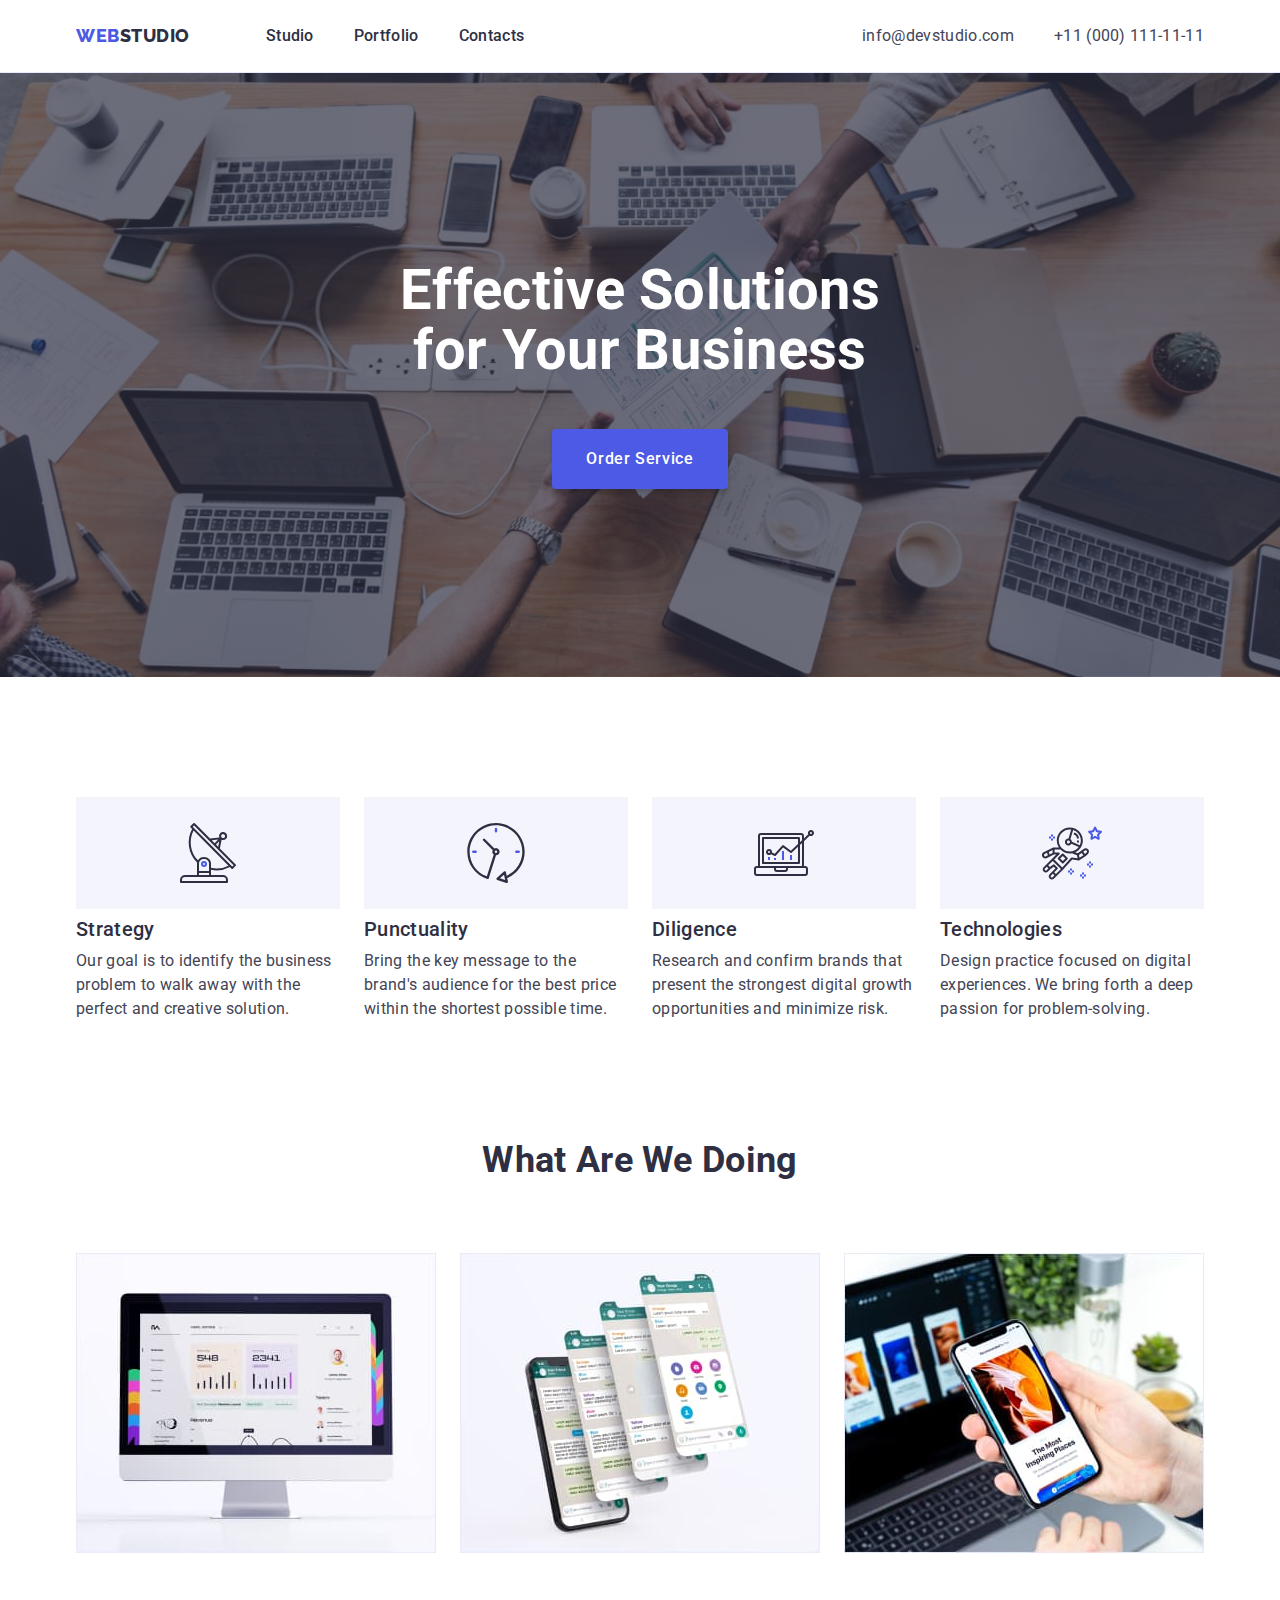
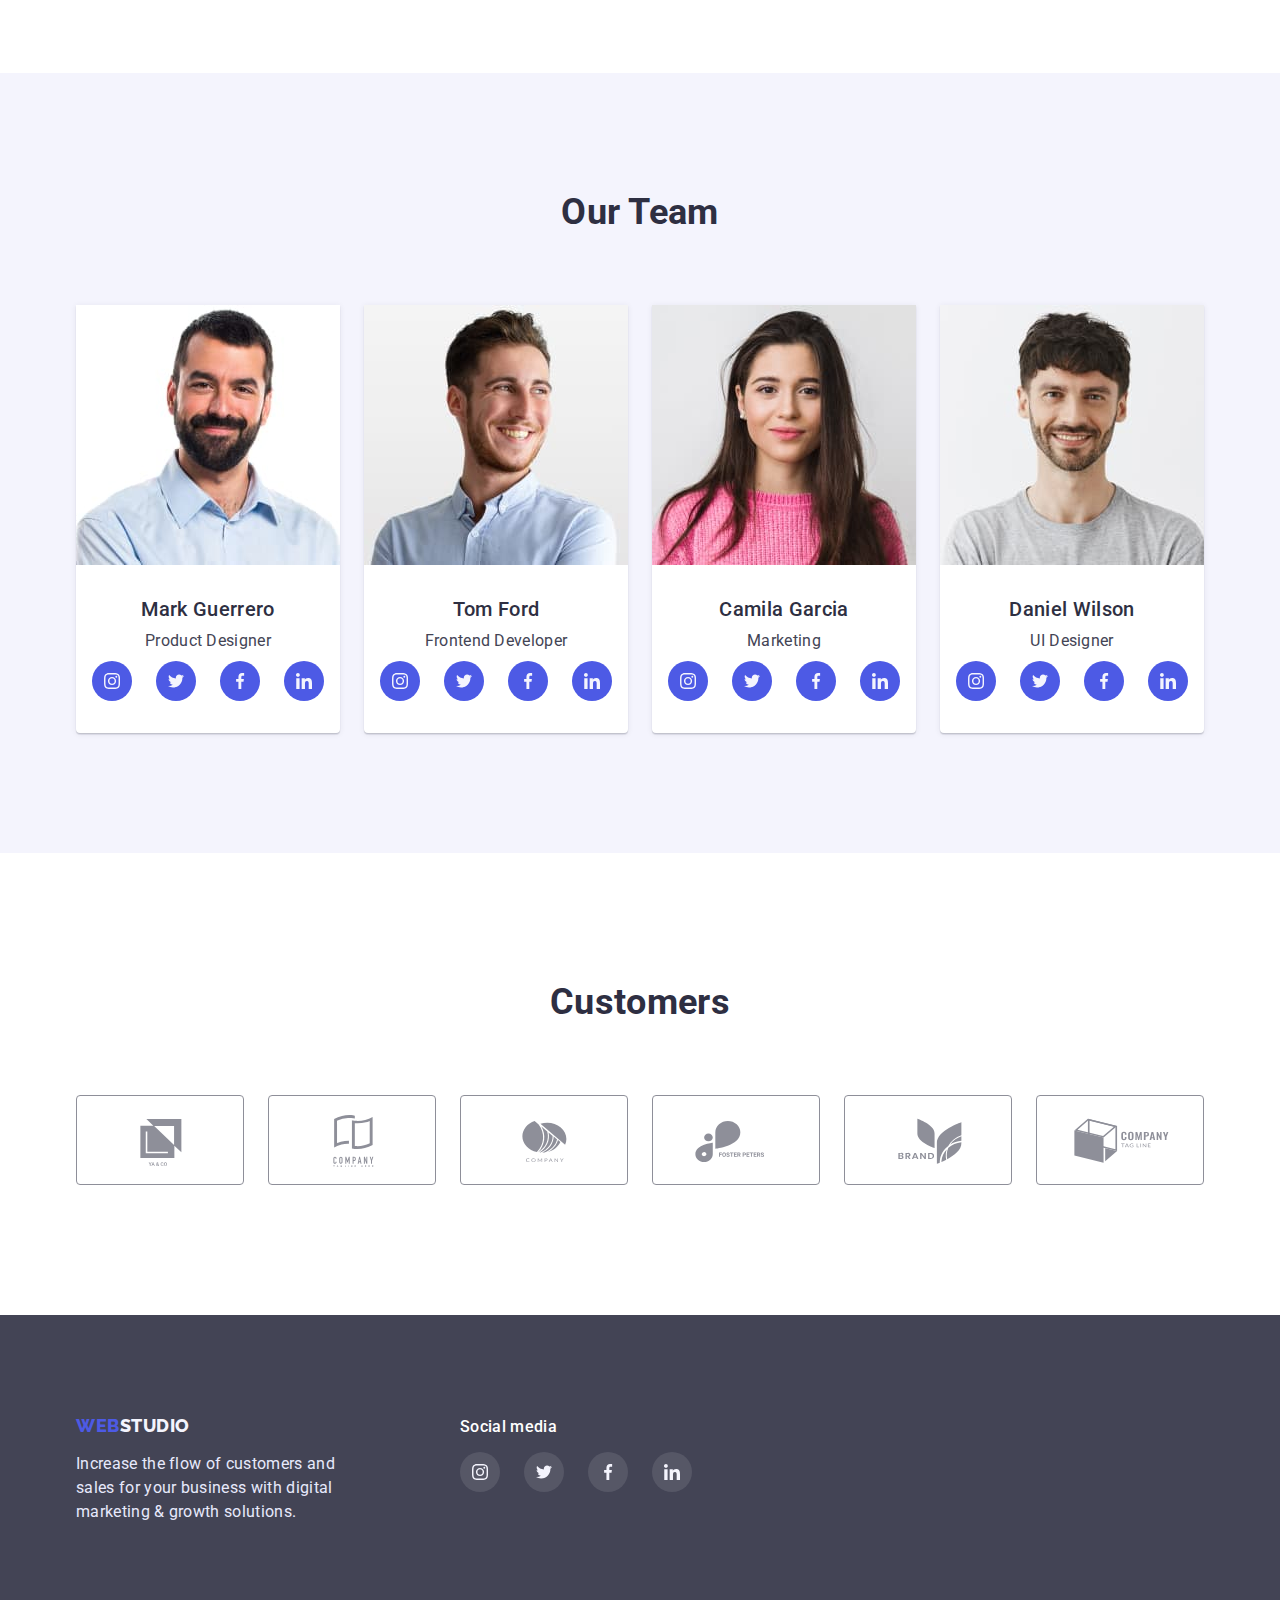
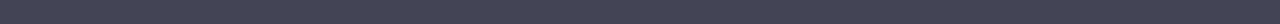
<file: index.html>
<!DOCTYPE html>
<html lang="en">
  <head>
    <meta charset="UTF-8" />
    <meta http-equiv="X-UA-Compatible" content="IE=edge" />
    <meta name="viewport" content="width=device-width, initial-scale=1.0" />
    <title>Web studio</title>
    <link rel="preconnect" href="https://fonts.googleapis.com" />
    <link rel="preconnect" href="https://fonts.gstatic.com" crossorigin />
    <link
      href="https://fonts.googleapis.com/css2?family=Raleway:wght@800&family=Roboto:wght@400;500;700;900&display=swap"
      rel="stylesheet"
    />
    <link
      href="https://cdn.jsdelivr.net/npm/modern-normalize@1.1.0/modern-normalize.min.css"
      rel="stylesheet"
    />
    <link rel="stylesheet" href="./css/styles.css" />
  </head>
  <body>
    <!--Header section-->
    <header class="header">
      <div class="container header-container">
        <nav class="header-nav header-container">
          <a
            class="icon-link icon-header link header-paddings"
            href="./index.html"
            ><span class="icon-link-web">Web</span>studio</a
          >
          <ul class="header-list list header-container">
            <li class="header-item">
              <a class="menu-link link header-paddings" href="./index.html"
                >Studio</a
              >
            </li>
            <li class="header-item">
              <a class="menu-link link header-paddings" href="./portfolio.html"
                >Portfolio</a
              >
            </li>
            <li class="header-item">
              <a class="menu-link link header-paddings" href="#team-section"
                >Contacts</a
              >
            </li>
          </ul>
        </nav>
        <address class="header-address">
          <ul class="header-list list header-container">
            <li class="header-item">
              <a
                class="contact-link link header-paddings"
                href="mailto:info@devstudio.com"
                >info@devstudio.com</a
              >
            </li>
            <li class="header-item">
              <a
                class="contact-link link header-paddings"
                href="tel:+11(000)111-11-11"
                >+11 (000) 111-11-11</a
              >
            </li>
          </ul>
        </address>
      </div>
    </header>
    <main>
      <!--Hero section-->
      <section class="hero-section">
        <div class="container">
          <h1 class="hero-header">Effective Solutions for Your Business</h1>
          <button class="hero-btn" type="button">Order Service</button>
        </div>
      </section>

      <!--Section 1-->
      <section class="section1 sections-padding">
        <div class="container">
          <h2 class="section1-header visually-hidden">Section1</h2>
          <ul class="section1-list list sections-list">
            <li class="section1-item">
              <div class="section1-icon-div">
                <svg class="section1-icons" width="60" height="64">
                  <use href="./image/icons.svg#icon-antenna"></use>
                </svg>
              </div>
              <h3 class="section-subtitle">Strategy</h3>
              <p class="main-text">
                Our goal is to identify the business problem to walk away with
                the perfect and creative solution.
              </p>
            </li>
            <li class="section1-item">
              <div class="section1-icon-div">
                <svg class="section1-icons" width="60" height="64">
                  <use href="./image/icons.svg#icon-clock"></use>
                </svg>
              </div>
              <h3 class="section-subtitle">Punctuality</h3>
              <p class="main-text">
                Bring the key message to the brand's audience for the best price
                within the shortest possible time.
              </p>
            </li>
            <li class="section1-item">
              <div class="section1-icon-div">
                <svg class="section1-icons" width="60" height="64">
                  <use href="./image/icons.svg#icon-diagram"></use>
                </svg>
              </div>
              <h3 class="section-subtitle">Diligence</h3>
              <p class="main-text">
                Research and confirm brands that present the strongest digital
                growth opportunities and minimize risk.
              </p>
            </li>
            <li class="section1-item">
              <div class="section1-icon-div">
                <svg class="section1-icons" width="60" height="64">
                  <use href="./image/icons.svg#icon-astronaut"></use>
                </svg>
              </div>
              <h3 class="section-subtitle">Technologies</h3>
              <p class="main-text">
                Design practice focused on digital experiences. We bring forth a
                deep passion for problem-solving.
              </p>
            </li>
          </ul>
        </div>
      </section>

      <!--Section 2-->
      <section class="section2 sections-padding">
        <div class="container">
          <h2 class="secondary-header">What are we doing</h2>
          <ul class="section2-list list sections-list">
            <li class="section2-item">
              <img
                class="section2-image"
                src="./image/section2/computer.jpg"
                alt="A computer with opened application"
                width="360"
                height="300"
              />
            </li>
            <li class="section2-item">
              <img
                class="section2-image"
                src="./image/section2/phone-messenger.jpg"
                alt="A phone with opened messenger"
                width="360"
                height="300"
              />
            </li>
            <li class="section2-item">
              <img
                class="section2-image"
                src="./image/section2/phone-app.jpg"
                alt="A phone with opened website"
                width="360"
                height="300"
              />
            </li>
          </ul>
        </div>
      </section>

      <!--Section 3-->
      <section class="section3 sections-padding" id="team-section">
        <div class="container">
          <h2 class="secondary-header">Our Team</h2>
          <ul class="section3-list list sections-list">
            <li class="section3-item">
              <img
                class="section3-image"
                src="./image/section3/markguerrero.jpg"
                alt="Mark Guerrero's photo"
                width="264"
                height="260"
              />
              <div class="text-about-team">
                <h3 class="section-subtitle">Mark Guerrero</h3>
                <p class="main-text section3-text-margin">Product Designer</p>
                <ul class="socials-links-list sections-list list">
                  <li class="socials-links-item">
                    <a
                      href="https://instagram.com"
                      rel="noopener noreferrer"
                      class="socials-links"
                    >
                      <svg class="socials-icon" width="16" height="16">
                        <use href="./image/icons.svg#icon-instagram"></use>
                      </svg>
                    </a>
                  </li>
                  <li class="socials-links-item">
                    <a
                      href="https://twitter.com"
                      rel="noopener noreferrer"
                      class="socials-links"
                    >
                      <svg class="socials-icon" width="16" height="16">
                        <use href="./image/icons.svg#icon-twitter"></use>
                      </svg>
                    </a>
                  </li>
                  <li class="socials-links-item">
                    <a
                      href="https://facebook.com"
                      rel="noopener noreferrer"
                      class="socials-links"
                    >
                      <svg class="socials-icon" width="16" height="16">
                        <use href="./image/icons.svg#icon-facebook"></use>
                      </svg>
                    </a>
                  </li>
                  <li class="socials-links-item">
                    <a
                      href="https://linkedin.com"
                      rel="noopener noreferrer"
                      class="socials-links"
                    >
                      <svg class="socials-icon" width="16" height="16">
                        <use href="./image/icons.svg#icon-linkedin"></use>
                      </svg>
                    </a>
                  </li>
                </ul>
              </div>
            </li>
            <li class="section3-item">
              <img
                class="section3-image"
                src="./image/section3/tomford.jpg"
                alt="Tom Ford's photo"
                width="264"
                height="260"
              />
              <div class="text-about-team">
                <h3 class="section-subtitle">Tom Ford</h3>
                <p class="main-text section3-text-margin">Frontend Developer</p>
                <ul class="socials-links-list sections-list list">
                  <li class="socials-links-item">
                    <a
                      href="https://instagram.com"
                      rel="noopener noreferrer"
                      class="socials-links"
                    >
                      <svg class="socials-icon" width="16" height="16">
                        <use href="./image/icons.svg#icon-instagram"></use>
                      </svg>
                    </a>
                  </li>
                  <li class="socials-links-item">
                    <a
                      href="https://twitter.com"
                      rel="noopener noreferrer"
                      class="socials-links"
                    >
                      <svg class="socials-icon" width="16" height="16">
                        <use href="./image/icons.svg#icon-twitter"></use>
                      </svg>
                    </a>
                  </li>
                  <li class="socials-links-item">
                    <a
                      href="https://facebook.com"
                      rel="noopener noreferrer"
                      class="socials-links"
                    >
                      <svg class="socials-icon" width="16" height="16">
                        <use href="./image/icons.svg#icon-facebook"></use>
                      </svg>
                    </a>
                  </li>
                  <li class="socials-links-item">
                    <a
                      href="https://linkedin.com"
                      rel="noopener noreferrer"
                      class="socials-links"
                    >
                      <svg class="socials-icon" width="16" height="16">
                        <use href="./image/icons.svg#icon-linkedin"></use>
                      </svg>
                    </a>
                  </li>
                </ul>
              </div>
            </li>
            <li class="section3-item">
              <img
                class="section3-image"
                src="./image/section3/camilagarcia.jpg"
                alt="Camila Garcia's photo"
                width="264"
                height="260"
              />
              <div class="text-about-team">
                <h3 class="section-subtitle">Camila Garcia</h3>
                <p class="main-text section3-text-margin">Marketing</p>
                <ul class="socials-links-list sections-list list">
                  <li class="socials-links-item">
                    <a
                      href="https://instagram.com"
                      rel="noopener noreferrer"
                      class="socials-links"
                    >
                      <svg class="socials-icon" width="16" height="16">
                        <use href="./image/icons.svg#icon-instagram"></use>
                      </svg>
                    </a>
                  </li>
                  <li class="socials-links-item">
                    <a
                      href="https://twitter.com"
                      rel="noopener noreferrer"
                      class="socials-links"
                    >
                      <svg class="socials-icon" width="16" height="16">
                        <use href="./image/icons.svg#icon-twitter"></use>
                      </svg>
                    </a>
                  </li>
                  <li class="socials-links-item">
                    <a
                      href="https://facebook.com"
                      rel="noopener noreferrer"
                      class="socials-links"
                    >
                      <svg class="socials-icon" width="16" height="16">
                        <use href="./image/icons.svg#icon-facebook"></use>
                      </svg>
                    </a>
                  </li>
                  <li class="socials-links-item">
                    <a
                      href="https://linkedin.com"
                      rel="noopener noreferrer"
                      class="socials-links"
                    >
                      <svg class="socials-icon" width="16" height="16">
                        <use href="./image/icons.svg#icon-linkedin"></use>
                      </svg>
                    </a>
                  </li>
                </ul>
              </div>
            </li>
            <li class="section3-item">
              <img
                class="section3-image"
                src="./image/section3/danielwilson.jpg"
                alt="Daniel Wilson's photo"
                width="264"
                height="260"
              />
              <div class="text-about-team">
                <h3 class="section-subtitle">Daniel Wilson</h3>
                <p class="main-text section3-text-margin">UI Designer</p>
                <ul class="socials-links-list sections-list list">
                  <li class="socials-links-item">
                    <a
                      href="https://instagram.com"
                      rel="noopener noreferrer"
                      class="socials-links"
                    >
                      <svg class="socials-icon" width="16" height="16">
                        <use href="./image/icons.svg#icon-instagram"></use>
                      </svg>
                    </a>
                  </li>
                  <li class="socials-links-item">
                    <a
                      href="https://twitter.com"
                      rel="noopener noreferrer"
                      class="socials-links"
                    >
                      <svg class="socials-icon" width="16" height="16">
                        <use href="./image/icons.svg#icon-twitter"></use>
                      </svg>
                    </a>
                  </li>
                  <li class="socials-links-item">
                    <a
                      href="https://facebook.com"
                      rel="noopener noreferrer"
                      class="socials-links"
                    >
                      <svg class="socials-icon" width="16" height="16">
                        <use href="./image/icons.svg#icon-facebook"></use>
                      </svg>
                    </a>
                  </li>
                  <li class="socials-links-item">
                    <a
                      href="https://linkedin.com"
                      rel="noopener noreferrer"
                      class="socials-links"
                    >
                      <svg class="socials-icon" width="16" height="16">
                        <use href="./image/icons.svg#icon-linkedin"></use>
                      </svg>
                    </a>
                  </li>
                </ul>
              </div>
            </li>
          </ul>
        </div>
      </section>

      <!--Section 4-->
      <section class="section4">
        <div class="container">
          <h2 class="secondary-header">Customers</h2>
          <ul class="section4-list list sections-list">
            <li class="section4-item">
              <a href="" class="section4-icons-link">
                <svg class="section4-icons" width="104" height="56">
                  <use href="./image/icons.svg#icon-logo_yaco"></use>
                </svg>
              </a>
            </li>
            <li class="section4-item">
              <a href="" class="section4-icons-link">
                <svg class="section4-icons" width="104" height="56">
                  <use href="./image/icons.svg#icon-logo_tagline"></use>
                </svg>
              </a>
            </li>
            <li class="section4-item">
              <a href="" class="section4-icons-link">
                <svg class="section4-icons" width="104" height="56">
                  <use href="./image/icons.svg#icon-logo_company"></use>
                </svg>
              </a>
            </li>
            <li class="section4-item">
              <a href="" class="section4-icons-link">
                <svg class="section4-icons" width="104" height="56">
                  <use href="./image/icons.svg#icon-logo_foster_peters"></use>
                </svg>
              </a>
            </li>
            <li class="section4-item">
              <a href="" class="section4-icons-link">
                <svg class="section4-icons" width="104" height="56">
                  <use href="./image/icons.svg#icon-logo_brand"></use>
                </svg>
              </a>
            </li>
            <li class="section4-item">
              <a href="" class="section4-icons-link">
                <svg class="section4-icons" width="104" height="56">
                  <use href="./image/icons.svg#icon-logo_tag_line"></use>
                </svg>
              </a>
            </li>
          </ul>
        </div>
      </section>
    </main>

    <!--Footer-->
    <footer class="footer">
      <div class="container footer-container">
        <div class="footer-left-side">
          <a class="icon-link icon-link-footer link" href="./index.html"
            ><span class="icon-link-web">Web</span>studio</a
          >
          <p class="main-text footer-text">
            Increase the flow of customers and sales for your business with
            digital marketing & growth solutions.
          </p>
        </div>
        <div class="footer-right-side">
          <h2 class="section-subtitle footer-header">Social media</h2>
          <ul class="socials-links-list sections-list list">
            <li class="socials-links-item">
              <a href="" class="socials-links socials-links-footer">
                <svg class="socials-icon" width="16" height="16">
                  <use href="./image/icons.svg#icon-instagram"></use>
                </svg>
              </a>
            </li>
            <li class="socials-links-item">
              <a href="" class="socials-links socials-links-footer">
                <svg class="socials-icon" width="16" height="16">
                  <use href="./image/icons.svg#icon-twitter"></use>
                </svg>
              </a>
            </li>
            <li class="socials-links-item">
              <a href="" class="socials-links socials-links-footer">
                <svg class="socials-icon" width="16" height="16">
                  <use href="./image/icons.svg#icon-facebook"></use>
                </svg>
              </a>
            </li>
            <li class="socials-links-item">
              <a href="" class="socials-links socials-links-footer">
                <svg class="socials-icon" width="16" height="16">
                  <use href="./image/icons.svg#icon-linkedin"></use>
                </svg>
              </a>
            </li>
          </ul>
        </div>
      </div>
    </footer>
  </body>
</html>
</file>
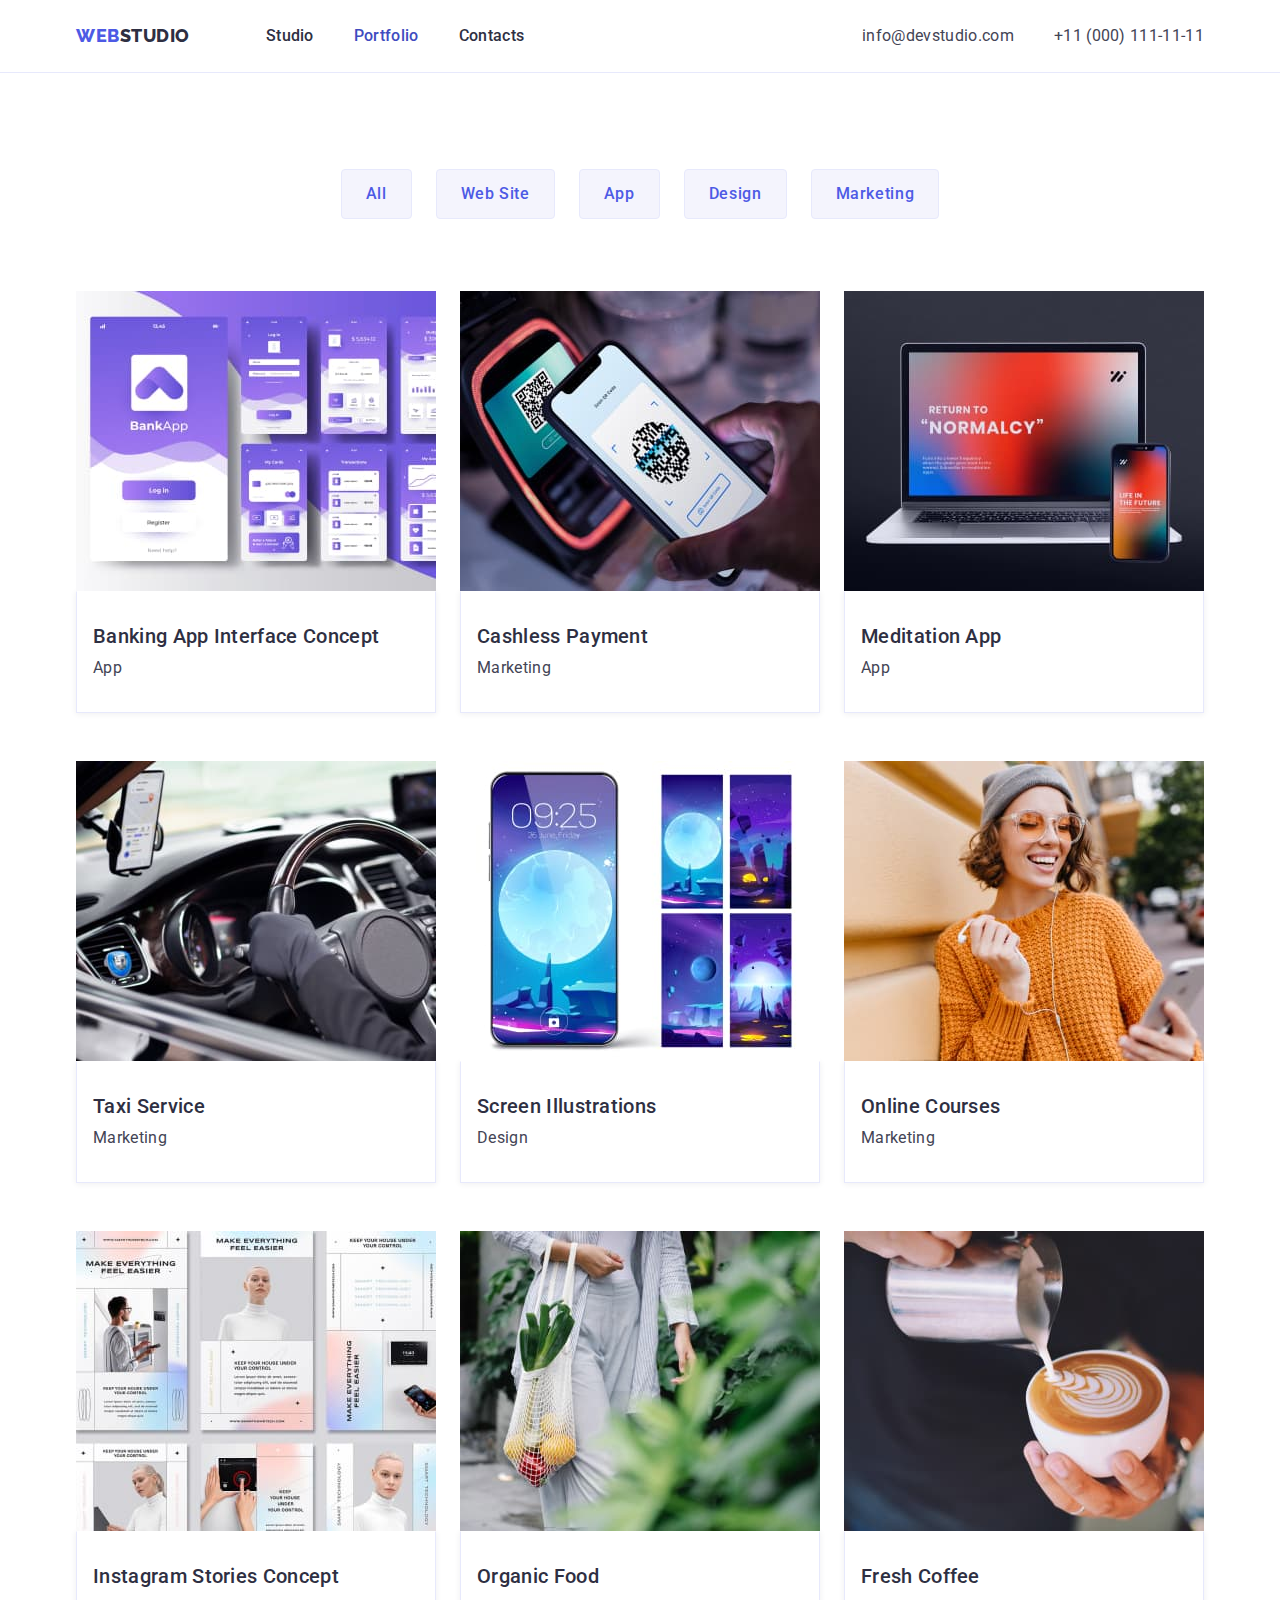
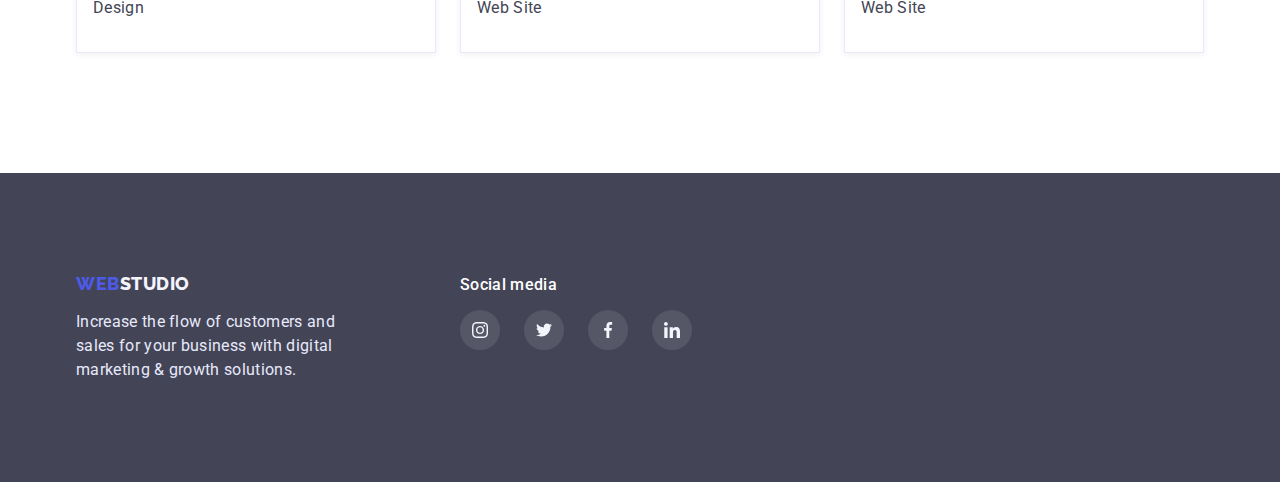
<file: portfolio.html>
<!DOCTYPE html>
<html lang="en">
  <head>
    <meta charset="UTF-8" />
    <meta http-equiv="X-UA-Compatible" content="IE=edge" />
    <meta name="viewport" content="width=device-width, initial-scale=1.0" />
    <title>Web studio</title>
    <link rel="preconnect" href="https://fonts.googleapis.com" />
    <link rel="preconnect" href="https://fonts.gstatic.com" crossorigin />
    <link
      href="https://fonts.googleapis.com/css2?family=Raleway:wght@800&family=Roboto:wght@400;500;700;900&display=swap"
      rel="stylesheet"
    />
    <link
      href="https://cdn.jsdelivr.net/npm/modern-normalize@1.1.0/modern-normalize.min.css"
      rel="stylesheet"
    />
    <link rel="stylesheet" href="./css/styles.css" />
  </head>
  <body>
    <!--Header section-->
    <header class="header">
      <div class="container header-container">
        <nav class="header-nav header-container">
          <a
            class="icon-link icon-header link header-paddings"
            href="./index.html"
            ><span class="icon-link-web">Web</span>studio</a
          >
          <ul class="header-list list header-container">
            <li class="header-item">
              <a class="menu-link link header-paddings" href="./index.html"
                >Studio</a
              >
            </li>
            <li class="header-item">
              <a
                class="menu-link link menu-link-selected header-paddings"
                href="./portfolio.html"
                >Portfolio</a
              >
            </li>
            <li class="header-item">
              <a class="menu-link link header-paddings" href="./index.html"
                >Contacts</a
              >
            </li>
          </ul>
        </nav>
        <address class="header-address">
          <ul class="header-list list header-container">
            <li class="header-item">
              <a
                class="contact-link link header-paddings"
                href="mailto:info@devstudio.com"
                >info@devstudio.com</a
              >
            </li>
            <li class="header-item">
              <a
                class="contact-link link header-paddings"
                href="tel:+11(000)111-11-11"
                >+11 (000) 111-11-11</a
              >
            </li>
          </ul>
        </address>
      </div>
    </header>

    <!-- Main section -->
    <main class="main-section">
      <section class="section">
        <div class="container">
          <h1 class="main-header visually-hidden">Portfolio page</h1>
          <ul class="btn-list sections-list list">
            <li class="btn-item">
              <button class="btn-button" type="button">All</button>
            </li>
            <li class="btn-item">
              <button class="btn-button" type="button">Web Site</button>
            </li>
            <li class="btn-item">
              <button class="btn-button" type="button">App</button>
            </li>
            <li class="btn-item">
              <button class="btn-button" type="button">Design</button>
            </li>
            <li class="btn-item">
              <button class="btn-button" type="button">Marketing</button>
            </li>
          </ul>
          <ul class="cards-list sections-list list">
            <li class="cards-item">
              <a href="" class="cards-link link">
                <img
                  class="cards-img"
                  src="./image/portfolio/banking-app.jpg"
                  alt="Photo of Banking App"
                  width="360"
                  height="300"
                />
                <div class="text-under-img">
                  <h2 class="section-subtitle">
                    Banking App Interface Concept
                  </h2>
                  <p class="main-text">App</p>
                </div>
              </a>
            </li>
            <li class="cards-item">
              <a href="" class="cards-link link">
                <img
                  class="cards-img"
                  src="./image/portfolio/payment.jpg"
                  alt="Photo of Cashless Payment"
                  width="360"
                  height="300"
                />
                <div class="text-under-img">
                  <h2 class="section-subtitle">Cashless Payment</h2>
                  <p class="main-text">Marketing</p>
                </div>
              </a>
            </li>
            <li class="cards-item">
              <a href="" class="cards-link link">
                <img
                  class="cards-img"
                  src="./image/portfolio/meditation.jpg"
                  alt="Photo of Meditation App"
                  width="360"
                  height="300"
                />
                <div class="text-under-img">
                  <h2 class="section-subtitle">Meditation App</h2>
                  <p class="main-text">App</p>
                </div>
              </a>
            </li>
            <li class="cards-item">
              <a href="" class="cards-link link">
                <img
                  class="cards-img"
                  src="./image/portfolio/taxi.jpg"
                  alt="Photo of Taxi Service"
                  width="360"
                  height="300"
                />
                <div class="text-under-img">
                  <h2 class="section-subtitle">Taxi Service</h2>
                  <p class="main-text">Marketing</p>
                </div>
              </a>
            </li>
            <li class="cards-item">
              <a href="" class="cards-link link">
                <img
                  class="cards-img"
                  src="./image/portfolio/illustration.jpg"
                  alt="Screen illustrations"
                  width="360"
                  height="300"
                />
                <div class="text-under-img">
                  <h2 class="section-subtitle">Screen Illustrations</h2>
                  <p class="main-text">Design</p>
                </div>
              </a>
            </li>
            <li class="cards-item">
              <a href="" class="cards-link link">
                <img
                  class="cards-img"
                  src="./image/portfolio/courses.jpg"
                  alt="Photo of Online Courses"
                  width="360"
                  height="300"
                />
                <div class="text-under-img">
                  <h2 class="section-subtitle">Online Courses</h2>
                  <p class="main-text">Marketing</p>
                </div>
              </a>
            </li>
            <li class="cards-item">
              <a href="" class="cards-link link">
                <img
                  class="cards-img"
                  src="./image/portfolio/stories.jpg"
                  alt="Instagram Stories"
                  width="360"
                  height="300"
                />
                <div class="text-under-img">
                  <h2 class="section-subtitle">Instagram Stories Concept</h2>
                  <p class="main-text">Design</p>
                </div>
              </a>
            </li>
            <li class="cards-item">
              <a href="" class="cards-link link">
                <img
                  class="cards-img"
                  src="./image/portfolio/food.jpg"
                  alt="Photo of organic food"
                  width="360"
                  height="300"
                />
                <div class="text-under-img">
                  <h2 class="section-subtitle">Organic Food</h2>
                  <p class="main-text">Web Site</p>
                </div>
              </a>
            </li>
            <li class="cards-item">
              <a href="" class="cards-link link">
                <img
                  class="cards-img"
                  src="./image/portfolio/coffee.jpg"
                  alt="Photo of fresh coffee"
                  width="360"
                  height="300"
                />
                <div class="text-under-img">
                  <h2 class="section-subtitle">Fresh Coffee</h2>
                  <p class="main-text">Web Site</p>
                </div>
              </a>
            </li>
          </ul>
        </div>
      </section>
    </main>

    <!--Footer-->
    <footer class="footer">
      <div class="container footer-container">
        <div class="footer-left-side">
          <a class="icon-link icon-link-footer link" href="./index.html"
            ><span class="icon-link-web">Web</span>studio</a
          >
          <p class="main-text footer-text">
            Increase the flow of customers and sales for your business with
            digital marketing & growth solutions.
          </p>
        </div>
        <div class="footer-right-side">
          <h2 class="section-subtitle footer-header">Social media</h2>
          <ul class="socials-links-list sections-list list">
            <li class="socials-links-item">
              <a href="" class="socials-links socials-links-footer">
                <svg class="socials-icon" width="16" height="16">
                  <use href="/image/icons.svg#icon-instagram"></use>
                </svg>
              </a>
            </li>
            <li class="socials-links-item">
              <a href="" class="socials-links socials-links-footer">
                <svg class="socials-icon" width="16" height="16">
                  <use href="/image/icons.svg#icon-twitter"></use>
                </svg>
              </a>
            </li>
            <li class="socials-links-item">
              <a href="" class="socials-links socials-links-footer">
                <svg class="socials-icon" width="16" height="16">
                  <use href="/image/icons.svg#icon-facebook"></use>
                </svg>
              </a>
            </li>
            <li class="socials-links-item">
              <a href="" class="socials-links socials-links-footer">
                <svg class="socials-icon" width="16" height="16">
                  <use href="/image/icons.svg#icon-linkedin"></use>
                </svg>
              </a>
            </li>
          </ul>
        </div>
      </div>
    </footer>
  </body>
</html>
</file>
<file: css/styles.css>
:root{
    --primary-font: 'Roboto', sans-serif;
    --secondary-font: 'Raleway', sans-serif;
    --letter-space: 0.02em;
    --primary-color: #2E2F42;
    --secondary-color: #434455;
    --primary-bg-color: #434455;
    --secondary-bg-color: #F4F4FD;
    --accent-color: #404BBF;
    --btn-bg-color: #4D5AE5;
    --white-color: #FFFFFF;
    --footer-text-color: #E7E9FC;
    --valid-fields: #31D0AA;
    --section4-icons-color: #8E8F99;
}

body{
    font-family: var(--primary-font);
    color: var(--primary-color);
    letter-spacing: var(--letter-space);
}

.visually-hidden {
    position: absolute;
    width: 1px;
    height: 1px;
    margin: -1px;
    border: 0;
    padding: 0;

    white-space: nowrap;
    clip-path: inset(100%);
    clip: rect(0 0 0 0);
    overflow: hidden;
}

.list{
    list-style: none;
}

.link{
    text-decoration: none;
    color: var(--primary-color);
}

h1, h2, h3, h4, p {
    margin-top: 0;
    margin-bottom: 0;
}

ul {
    margin-top: 0;
    margin-bottom: 0;
    padding-left: 0;
}

img {
    display: block;
    max-width: 100%;
    height: auto;
}

.container {
    width: 1158px;
    padding-left: 15px;
    padding-right: 15px;

    margin-left: auto;
    margin-right: auto;
}

/* ----------------COMPONENTS-------------------- */
.icon-link {
    font-family: var(--secondary-font);
    font-weight: 800;
    font-size: 18px;
    line-height: 1.33;
    
    letter-spacing: 0.03em;
    text-transform: uppercase;
}

.icon-link-web{
    color: var(--btn-bg-color);
}

.secondary-header {
    font-size: 36px;
    line-height: 1.11;
    text-transform: capitalize;
    text-align: center;
    margin-bottom: 72px;
}

.section-subtitle {
    font-weight: 500;
    font-size: 20px;
    line-height: 1.2;
    margin-bottom: 8px;
}

.main-text {
    font-size: 16px;
    line-height: 1.5;
    color: var(--secondary-color);
}

.sections-list {
    display: flex;
    column-gap: 24px;
    row-gap: 48px;
    flex-wrap: wrap;
}

.sections-padding {
    padding-top: 120px;
    padding-bottom: 120px;
}
/* ----------------/COMPONENTS-------------------- */


/* -----------------HEADER-------------------- */
.header {
    border-bottom: 1px solid var(--footer-text-color);
}

.icon-header {
    margin-right: 76px;
    padding-top: 24px;
    padding-bottom: 24px;
}

.header-paddings {
    padding-top: 24px;
    padding-bottom: 24px;
}

.header-container {
    display: flex;
    align-items: center;
}

.header-item {
    font-weight: 500;
    font-size: 16px;
    line-height: 1.5;
}

.header-item:not(:last-child) {
    margin-right: 40px;
}

.menu-link:hover,
.menu-link:focus,
.contact-link:hover,
.contact-link:focus{
    color: var(--accent-color);
}

.menu-link:hover:after,
.menu-link:focus:after {
    content: '';
    width: 100%;
    height: 4px;
    display: block;
    border-radius: 4px;
    background-color: var(--accent-color);

}

.header-address {
    font-style: normal;
    margin-left: auto;
}

.contact-link{
    font-weight: 400;
    color: var(--secondary-color);
}
/* -----------------/HEADER-------------------- */


/* -----------------PORTFOLIO HEADER CHANGES-------------------- */
.menu-link-selected{
    color: var(--accent-color);
}


/* -----------------INDEX HERO SECTION-------------------- */
.hero-section {
    background-color: var(--primary-bg-color);
    padding-top: 188px;
    padding-bottom: 188px;
    max-width: 1440px;
    margin-left: auto;
    margin-right: auto;
    background-image: linear-gradient(rgba(46, 47, 66, 0.7), rgba(46, 47, 66, 0.7)), url(../image/hero/people-office.jpg);
    background-repeat: no-repeat;
    background-size: cover;
    background-position: center;
}

.hero-header {
    width: 494px;
    font-size: 56px;
    line-height: 1.07;
    color: var(--white-color);
    margin-left: auto;
    margin-right: auto;
    margin-bottom: 48px;
    text-align: center;
}

.hero-btn {
    display: block;
    font-family: var(--primary-font);
    font-weight: 500;
    font-size: 16px;
    line-height: 1.5;
    letter-spacing: 0.04em;
    padding-top: 16px;
    padding-bottom: 16px;
    padding-left: 32px;
    padding-right: 32px;
    margin-left: auto;
    margin-right: auto;
    color: var(--white-color);
    border-color: transparent;
    background: var(--btn-bg-color);
    box-shadow: 0px 4px 4px rgba(0, 0, 0, 0.15);
    border-radius: 4px;
}

.hero-btn:hover,
.hero-btn:focus{
    background: var(--accent-color);
    cursor: pointer;
}
/* -----------------/INDEX HERO SECTION-------------------- */


/* -----------------INDEX SECTION 1-------------------- */
.section1-item {
    flex-basis: calc((100% - 72px) / 4);
}

.section1-icon-div {
    width: 264px;
    height: 112px;
    display: flex;
    align-items: center;
    justify-content: center;
    background-color: var(--secondary-bg-color);
    margin-bottom: 8px;
}
/* -----------------/INDEX SECTION 1-------------------- */


/* -----------------INDEX SECTION 2-------------------- */
.section2 {
    padding-top: 0px;
}

.section2-item {
    flex-basis: calc((100% - 48px) / 3);
}
/* -----------------/INDEX SECTION 2-------------------- */


/* -----------------INDEX SECTION 3-------------------- */
.section3 {
    background: var(--secondary-bg-color);
}

.section3-item {
    width: calc((100% - 72px) / 4);
    background: var(--white-color);
    box-shadow: 0px 1px 6px rgba(46, 47, 66, 0.08), 0px 1px 1px rgba(46, 47, 66, 0.16), 0px 2px 1px rgba(46, 47, 66, 0.08);
    border-radius: 0px 0px 4px 4px;
}

.text-about-team {
    text-align: center;
    padding-top: 32px;
    padding-bottom: 32px;
}

.section3-text-margin {
    margin-bottom: 8px;
}

.socials-links-list {
    align-items: center;
    justify-content: center;
}

.socials-links{
    display: flex;
    align-items: center;
    justify-content: center;
    width: 40px;
    height: 40px;

    background-color: var(--btn-bg-color);
    border-radius: 50%;
}

.socials-links:hover,
.socials-links:focus {
    background-color: var(--accent-color);
    cursor: pointer;
}
/* -----------------/INDEX SECTION 3-------------------- */

/* -----------------INDEX SECTION 4-------------------- */
.section4 {
    padding-top: 130px;
    padding-bottom: 130px;
}

.section4-item {
    flex-basis: calc((100% - 120px) / 6);
}

.section4-icons-link {
    display: flex;
    align-items: center;
    justify-content: center;
    padding-top: 16px;
    padding-bottom: 16px;
    padding-left: 31px;
    padding-right: 31px;
    border: 1px solid var(--section4-icons-color);
    border-radius: 4px;
}

.section4-icons {
    fill: var(--section4-icons-color);
}

.section4-icons-link:hover,
.section4-icons-link:focus {
    border-color: var(--accent-color);
}

.section4-icons-link:hover
.section4-icons {
    fill: var(--accent-color);
}

.section4-icons-link:focus 
.section4-icons {
    fill: var(--accent-color);
}

.footer-header {
    font-size: 16px;
    margin-bottom: 16px;
}
/* -----------------/INDEX SECTION 4-------------------- */

/* -----------------PORTFOLIO MAIN SECTION-------------------- */
.section {
    padding-top: 96px;
    padding-bottom: 120px;
}

.btn-list {
    margin-bottom: 72px;
}

.btn-item:first-child {
    margin-left: auto;
}

.btn-item:last-child {
    margin-right: auto;
}

.btn-button {
    font-family: var(--primary-font);
    font-weight: 500;
    font-size: 16px;
    line-height: 1.5;
    letter-spacing: 0.04em;
    color: var(--btn-bg-color);
    padding-top: 12px;
    padding-bottom: 12px;
    padding-left: 24px;
    padding-right: 24px;

    background: var(--secondary-bg-color);
    border: 1px solid var(--footer-text-color);
    border-radius: 4px;
}

.btn-button:hover,
.btn-button:focus {
    color: var(--white-color);
    background: var(--accent-color);
    cursor: pointer;
    box-shadow: 
    0px 3px 1px rgba(0, 0, 0, 0.1), 
    0px 2px 1px rgba(0, 0, 0, 0.08), 
    0px 2px 2px rgba(0, 0, 0, 0.12);
}

.cards-item {
    flex-basis: calc((100% - 48px) / 3);
}

.cards-link {
    display: block;
}

.cards-link:hover,
.cards-link:focus {
    box-shadow: 
    0px 1px 6px rgba(46, 47, 66, 0.08), 
    0px 1px 1px rgba(46, 47, 66, 0.16), 
    0px 2px 1px rgba(46, 47, 66, 0.08);
    cursor: pointer;
}

.text-under-img {
    padding-top: 32px;
    padding-bottom: 32px;
    padding-left: 16px;
    border: 1px solid var(--footer-text-color);
    border-top-color: transparent;
    box-shadow: 0px 1px 6px rgba(46, 47, 66, 0.08);
}
/* -----------------/PORTFOLIO MAIN SECTION-------------------- */


/* -----------------FOOTER-------------------- */
.footer {
    padding-top: 100px;
    padding-bottom: 100px;
    background-color: var(--primary-bg-color);
}

.footer-container {
    display: flex;
    align-items: baseline;
}

.icon-link-footer {
    color: var(--secondary-bg-color);
    line-height: 1.17;
}

.footer-text {
    margin-top: 16px;
    color: var(--footer-text-color);
    width: 264px;
}

.footer-left-side {
    margin-right: 120px;
}


.footer-header {
    color: var(--white-color);
}

.socials-links-footer {
    background-color: rgba(255, 255, 255, 0.1);
}

.socials-links-footer:hover,
.socials-links-footer:focus {
    background-color: var(--valid-fields);
}
/* -----------------/FOOTER-------------------- */
</file>
